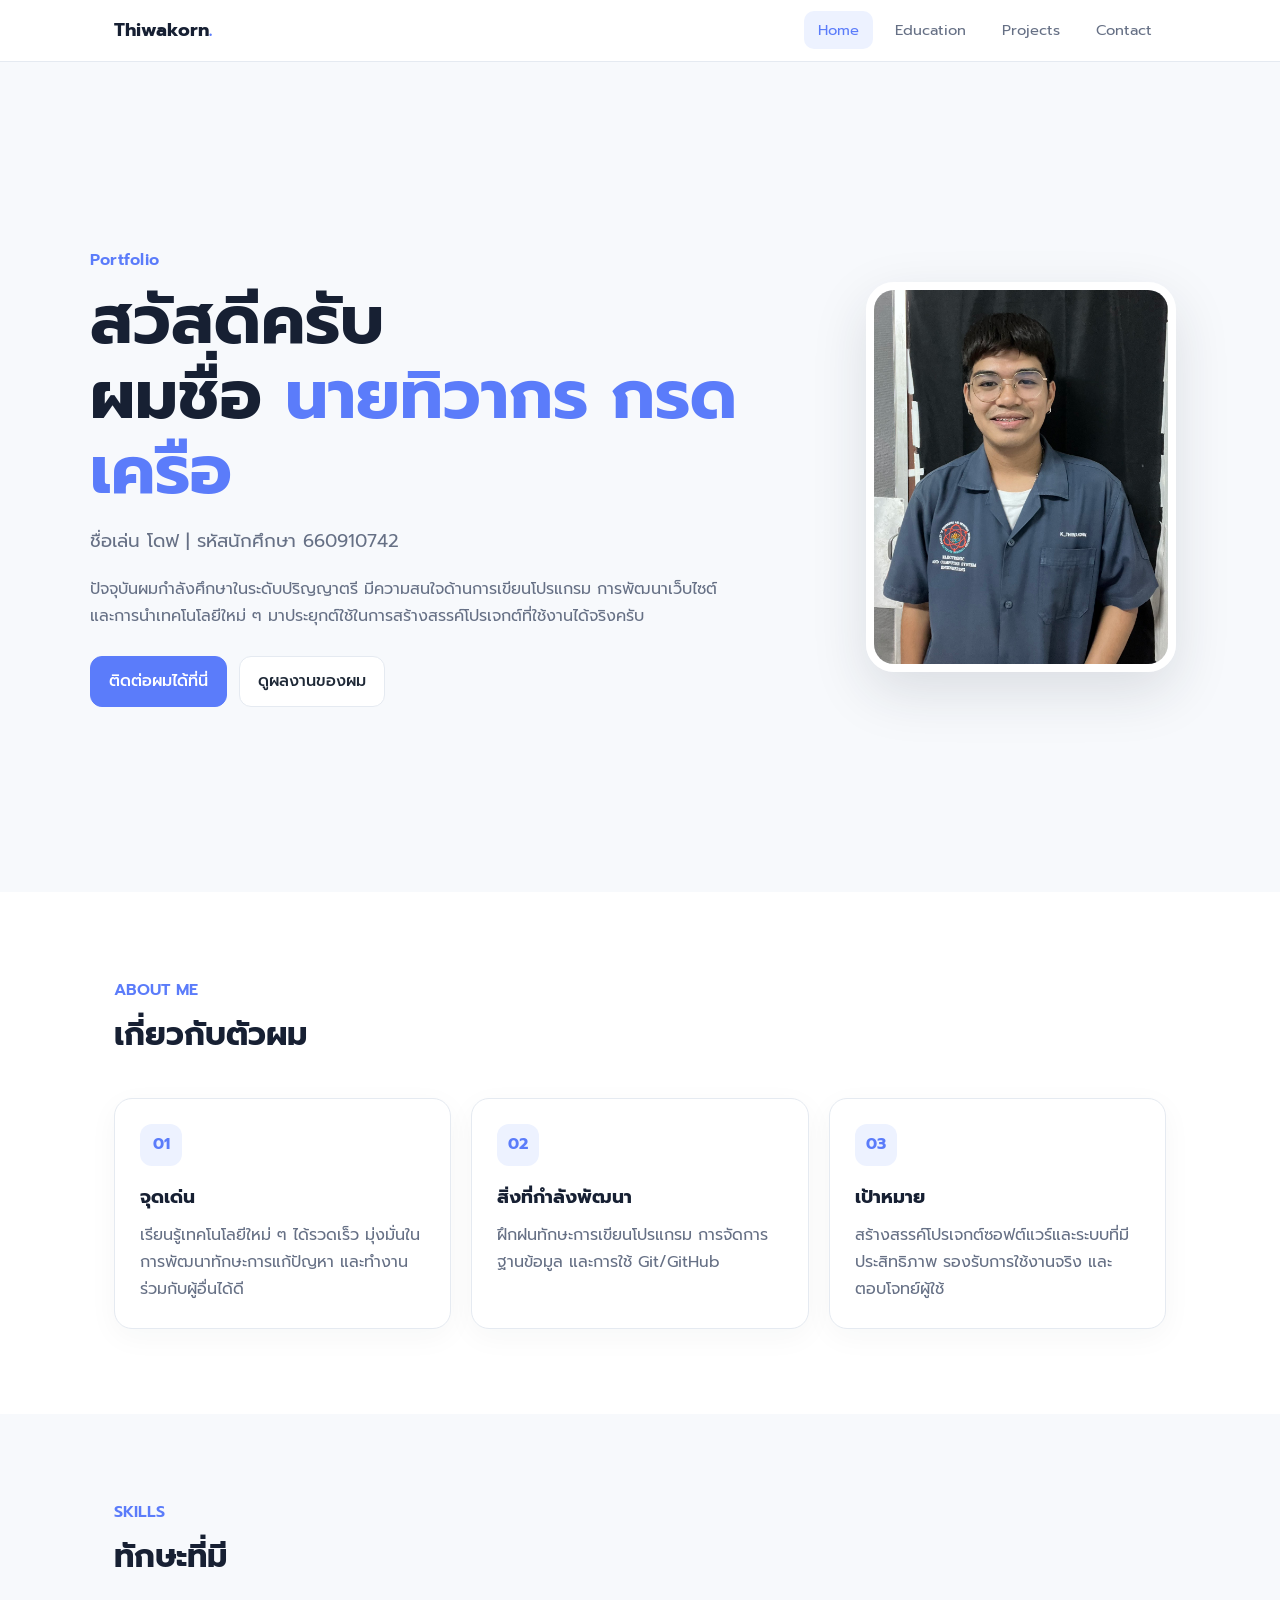
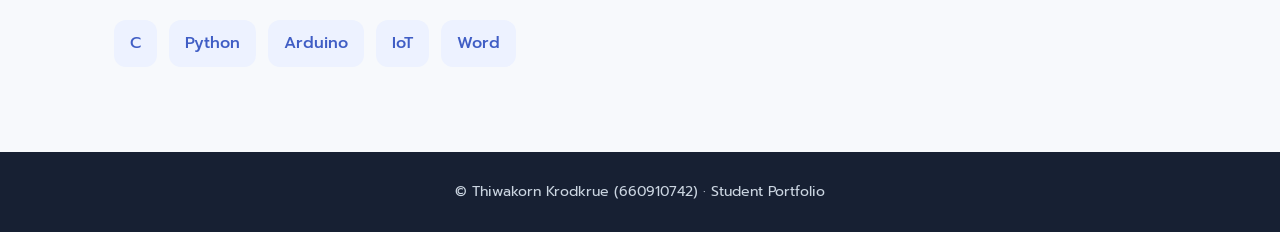
<file: index.html>
<!DOCTYPE html>
<html lang="th">
<head>
    <meta charset="UTF-8">
    <meta name="viewport" content="width=device-width, initial-scale=1.0">
    <title>Thiwakorn | Home</title>
    <link rel="stylesheet" href="style.css">
</head>
<body>
    <nav class="navbar">
        <div class="nav-inner">
            <a class="logo" href="index.html">Thiwakorn<span>.</span></a>
            <ul class="nav-links">
                <li><a class="active" href="index.html">Home</a></li>
                <li><a href="education.html">Education</a></li>
                <li><a href="projects.html">Projects</a></li>
                <li><a href="contact.html">Contact</a></li>
            </ul>
        </div>
    </nav>

    <main>
        <section class="hero container">
            <div>
                <div class="eyebrow">Portfolio</div>
                <h1>สวัสดีครับ<br>ผมชื่อ <span>นายทิวากร กรดเครือ</span></h1>
                <h2>ชื่อเล่น โดฟ | รหัสนักศึกษา 660910742</h2>
                <p>ปัจจุบันผมกำลังศึกษาในระดับปริญญาตรี มีความสนใจด้านการเขียนโปรแกรม การพัฒนาเว็บไซต์ และการนำเทคโนโลยีใหม่ ๆ มาประยุกต์ใช้ในการสร้างสรรค์โปรเจกต์ที่ใช้งานได้จริงครับ</p>
                <div class="buttons">
                    <a class="btn primary" href="contact.html">ติดต่อผมได้ที่นี่</a>
                    <a class="btn" href="projects.html">ดูผลงานของผม</a>
                </div>
            </div>
            <div class="profile-wrap">
                <img class="profile" src="S__27811843.jpg" alt="รูปโปรไฟล์ของทิวากร กรดเครือ">
            </div>
        </section>

        <section class="section alt">
            <div class="container">
                <div class="section-title">
                    <div class="small">ABOUT ME</div>
                    <h2>เกี่ยวกับตัวผม</h2>
                </div>
                <div class="grid-3">
                    <div class="card">
                        <div class="icon">01</div>
                        <h3>จุดเด่น</h3>
                        <p>เรียนรู้เทคโนโลยีใหม่ ๆ ได้รวดเร็ว มุ่งมั่นในการพัฒนาทักษะการแก้ปัญหา และทำงานร่วมกับผู้อื่นได้ดี</p>
                    </div>
                    <div class="card">
                        <div class="icon">02</div>
                        <h3>สิ่งที่กำลังพัฒนา</h3>
                        <p>ฝึกฝนทักษะการเขียนโปรแกรม การจัดการฐานข้อมูล และการใช้ Git/GitHub</p>
                    </div>
                    <div class="card">
                        <div class="icon">03</div>
                        <h3>เป้าหมาย</h3>
                        <p>สร้างสรรค์โปรเจกต์ซอฟต์แวร์และระบบที่มีประสิทธิภาพ รองรับการใช้งานจริง และตอบโจทย์ผู้ใช้</p>
                    </div>
                </div>
            </div>
        </section>

        <section class="section">
            <div class="container">
                <div class="section-title">
                    <div class="small">SKILLS</div>
                    <h2>ทักษะที่มี</h2>
                </div>
                <div class="skill-list">
                    <span class="skill">C</span>
                    <span class="skill">Python</span>
                    <span class="skill">Arduino</span>
                    <span class="skill">IoT</span>
                    <span class="skill">Word</span>
                </div>
            </div>
        </section>
    </main>

    <footer>© Thiwakorn Krodkrue (660910742) · Student Portfolio</footer>
</body>
</html>
</file>
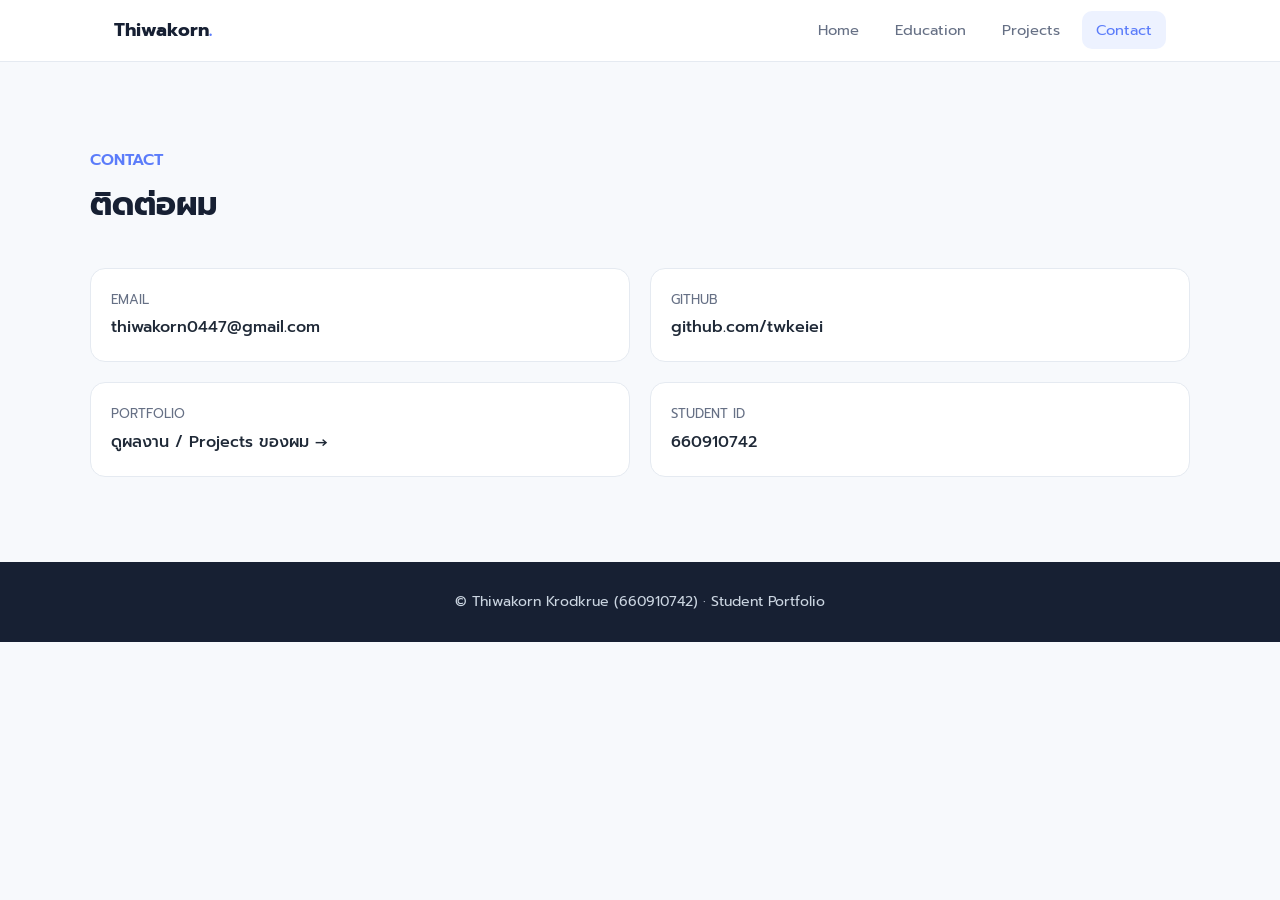
<file: contact.html>
<!DOCTYPE html>
<html lang="th">
<head>
    <meta charset="UTF-8">
    <meta name="viewport" content="width=device-width, initial-scale=1.0">
    <title>Thiwakorn | Contact</title>
    <link rel="stylesheet" href="style.css">
</head>
<body>
    <nav class="navbar">
        <div class="nav-inner">
            <a class="logo" href="index.html">Thiwakorn<span>.</span></a>
            <ul class="nav-links">
                <li><a href="index.html">Home</a></li>
                <li><a href="education.html">Education</a></li>
                <li><a href="projects.html">Projects</a></li>
                <li><a class="active" href="contact.html">Contact</a></li>
            </ul>
        </div>
    </nav>

    <main>
        <section class="section container">
            <div class="section-title">
                <div class="small">CONTACT</div>
                <h2>ติดต่อผม</h2>
            </div>

            <div class="contact-box">
                <a class="contact-item" href="mailto:thiwakorn0447@gmail.com">
                    <div class="label">EMAIL</div>
                    <div class="value">thiwakorn0447@gmail.com</div>
                </a>
                <a class="contact-item" href="https://github.com/twkeiei" target="_blank">
                    <div class="label">GITHUB</div>
                    <div class="value">github.com/twkeiei</div>
                </a>
                <a class="contact-item" href="projects.html">
                    <div class="label">PORTFOLIO</div>
                    <div class="value">ดูผลงาน / Projects ของผม →</div>
                </a>
                <div class="contact-item">
                    <div class="label">STUDENT ID</div>
                    <div class="value">660910742</div>
                </div>
            </div>
        </section>
    </main>

    <footer>© Thiwakorn Krodkrue (660910742) · Student Portfolio</footer>
</body>
</html>
</file>
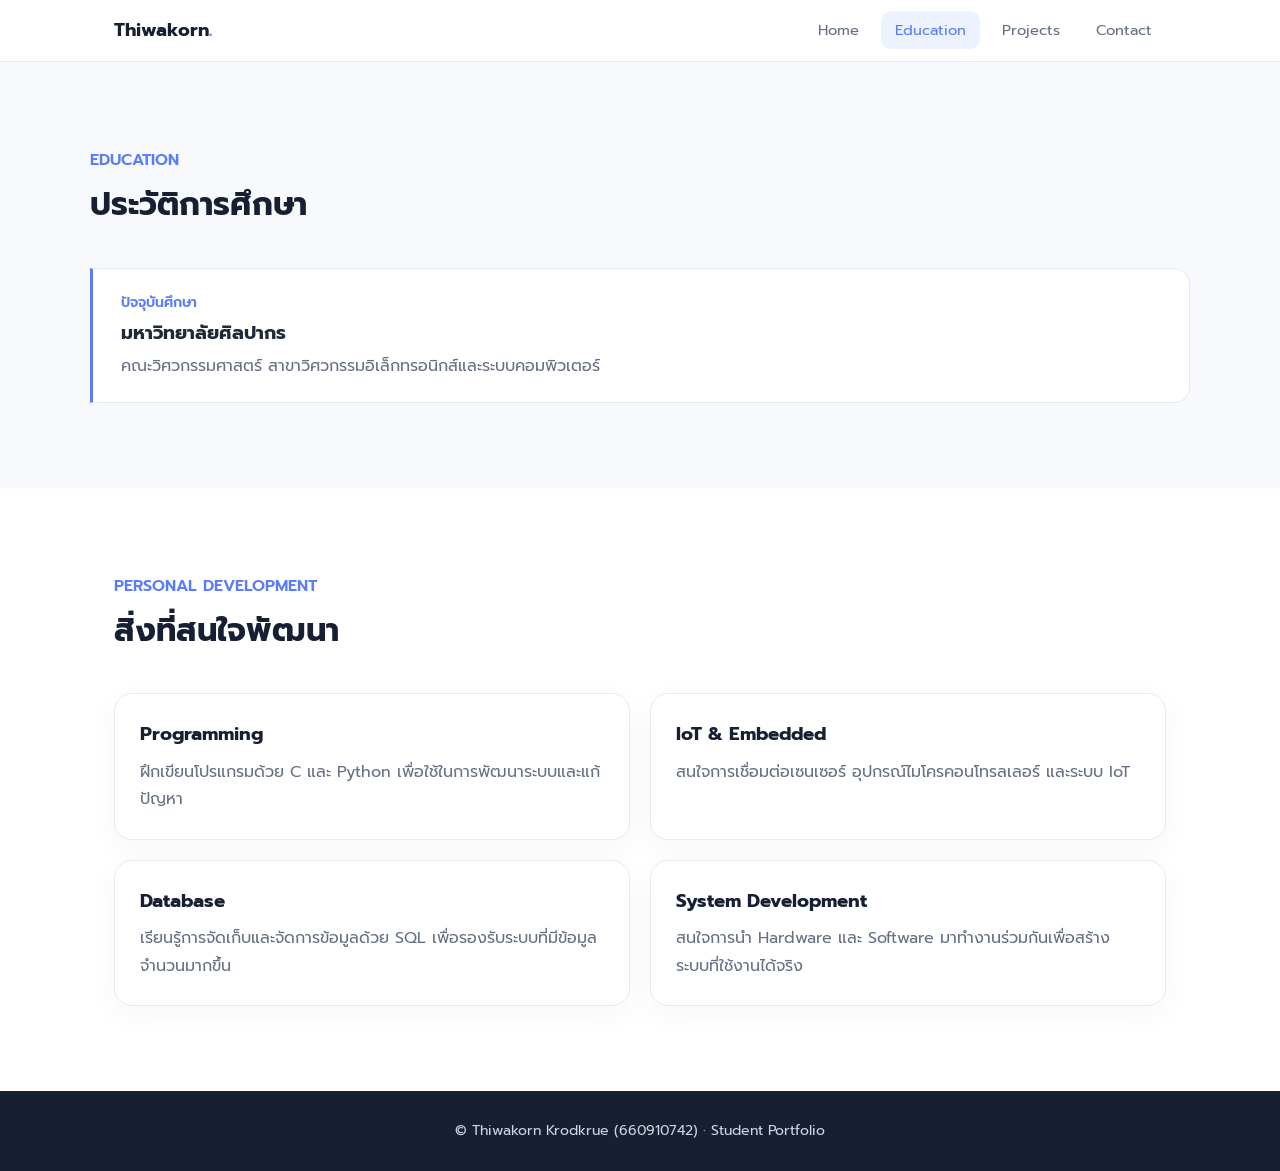
<file: education.html>
<!DOCTYPE html>
<html lang="th">
<head>
    <meta charset="UTF-8">
    <meta name="viewport" content="width=device-width, initial-scale=1.0">
    <title>Thiwakorn | Education</title>
    <link rel="stylesheet" href="style.css">
</head>
<body>
    <nav class="navbar">
        <div class="nav-inner">
            <a class="logo" href="index.html">Thiwakorn<span>.</span></a>
            <ul class="nav-links">
                <li><a href="index.html">Home</a></li>
                <li><a class="active" href="education.html">Education</a></li>
                <li><a href="projects.html">Projects</a></li>
                <li><a href="contact.html">Contact</a></li>
            </ul>
        </div>
    </nav>

    <main>
        <section class="section container">
            <div class="section-title">
                <div class="small">EDUCATION</div>
                <h2>ประวัติการศึกษา</h2>
            </div>
            
            <div class="timeline">
                <div class="timeline-item">
                    <div class="date">ปัจจุบันศึกษา</div>
                    <h3>มหาวิทยาลัยศิลปากร</h3>
                    <p>คณะวิศวกรรมศาสตร์ สาขาวิศวกรรมอิเล็กทรอนิกส์และระบบคอมพิวเตอร์</p>
                </div>
            </div>
        </section>

        <section class="section alt">
            <div class="container">
                <div class="section-title">
                    <div class="small">PERSONAL DEVELOPMENT</div>
                    <h2>สิ่งที่สนใจพัฒนา</h2>
                </div>
                <div class="grid-2">
                    <div class="card">
                        <h3>Programming</h3>
                        <p>ฝึกเขียนโปรแกรมด้วย C และ Python เพื่อใช้ในการพัฒนาระบบและแก้ปัญหา</p>
                    </div>
                    <div class="card">
                        <h3>IoT & Embedded</h3>
                        <p>สนใจการเชื่อมต่อเซนเซอร์ อุปกรณ์ไมโครคอนโทรลเลอร์ และระบบ IoT</p>
                    </div>
                    <div class="card">
                        <h3>Database</h3>
                        <p>เรียนรู้การจัดเก็บและจัดการข้อมูลด้วย SQL เพื่อรองรับระบบที่มีข้อมูลจำนวนมากขึ้น</p>
                    </div>
                    <div class="card">
                        <h3>System Development</h3>
                        <p>สนใจการนำ Hardware และ Software มาทำงานร่วมกันเพื่อสร้างระบบที่ใช้งานได้จริง</p>
                    </div>
                </div>
            </div>
        </section>
    </main>

    <footer>© Thiwakorn Krodkrue (660910742) · Student Portfolio</footer>
</body>
</html>
</file>
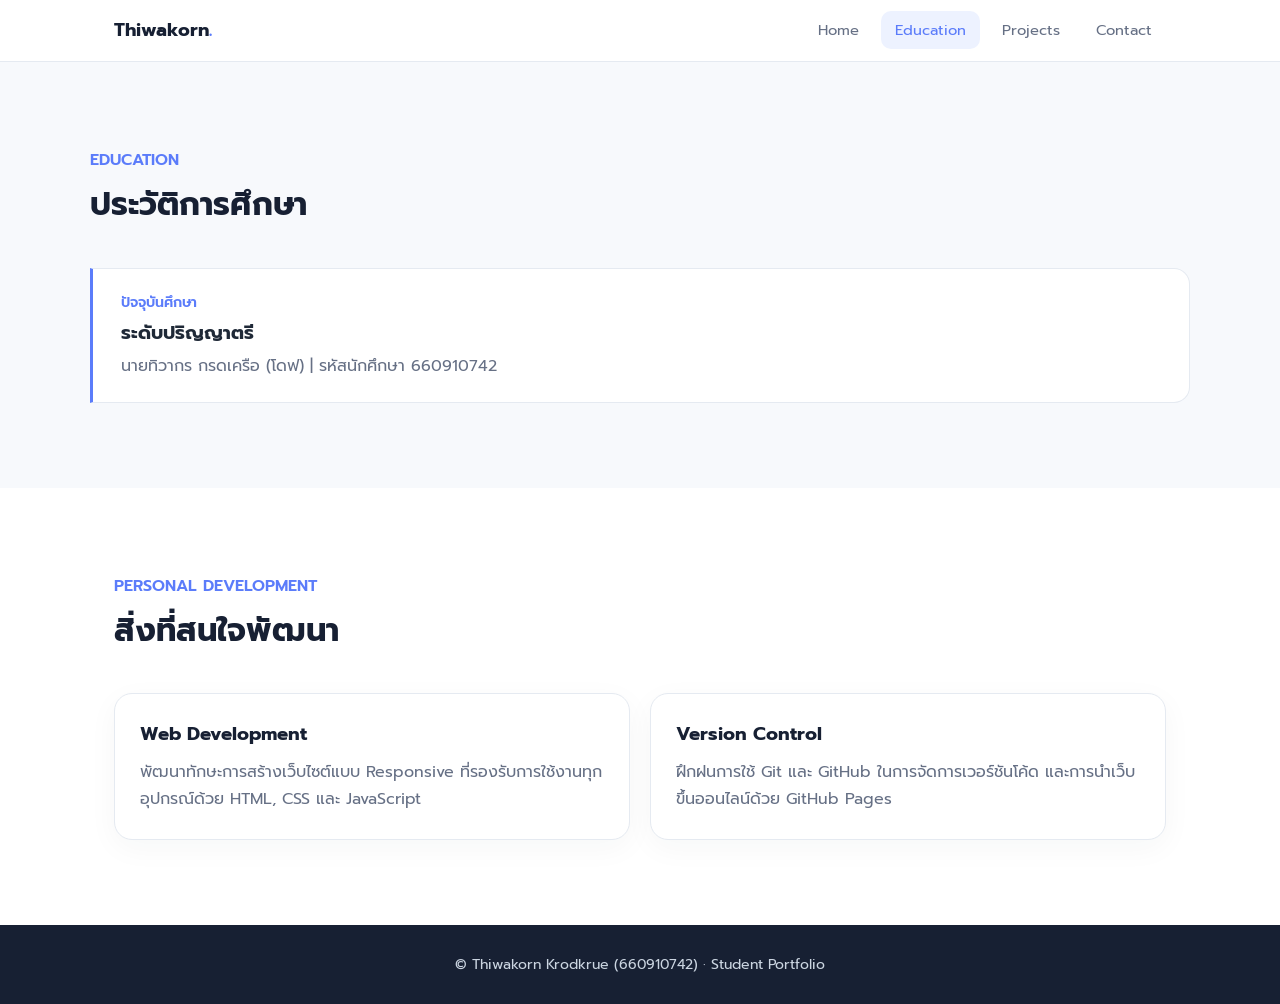
<file: experience.html>
<!DOCTYPE html>
<html lang="th">
<head>
    <meta charset="UTF-8">
    <meta name="viewport" content="width=device-width, initial-scale=1.0">
    <title>Thiwakorn | Education</title>
    <link rel="stylesheet" href="style.css">
</head>
<body>
    <nav class="navbar">
        <div class="nav-inner">
            <a class="logo" href="index.html">Thiwakorn<span>.</span></a>
            <ul class="nav-links">
                <li><a href="index.html">Home</a></li>
                <li><a class="active" href="education.html">Education</a></li>
                <li><a href="projects.html">Projects</a></li>
                <li><a href="contact.html">Contact</a></li>
            </ul>
        </div>
    </nav>

    <main>
        <section class="section container">
            <div class="section-title">
                <div class="small">EDUCATION</div>
                <h2>ประวัติการศึกษา</h2>
            </div>
            <div class="timeline">
                <div class="timeline-item">
                    <div class="date">ปัจจุบันศึกษา</div>
                    <h3>ระดับปริญญาตรี</h3>
                    <p>นายทิวากร กรดเครือ (โดฟ) | รหัสนักศึกษา 660910742</p>
                </div>
            </div>
        </section>

        <section class="section alt">
            <div class="container">
                <div class="section-title">
                    <div class="small">PERSONAL DEVELOPMENT</div>
                    <h2>สิ่งที่สนใจพัฒนา</h2>
                </div>
                <div class="grid-2">
                    <div class="card">
                        <h3>Web Development</h3>
                        <p>พัฒนาทักษะการสร้างเว็บไซต์แบบ Responsive ที่รองรับการใช้งานทุกอุปกรณ์ด้วย HTML, CSS และ JavaScript</p>
                    </div>
                    <div class="card">
                        <h3>Version Control</h3>
                        <p>ฝึกฝนการใช้ Git และ GitHub ในการจัดการเวอร์ชันโค้ด และการนำเว็บขึ้นออนไลน์ด้วย GitHub Pages</p>
                    </div>
                </div>
            </div>
        </section>
    </main>

    <footer>© Thiwakorn Krodkrue (660910742) · Student Portfolio</footer>
</body>
</html>
</file>
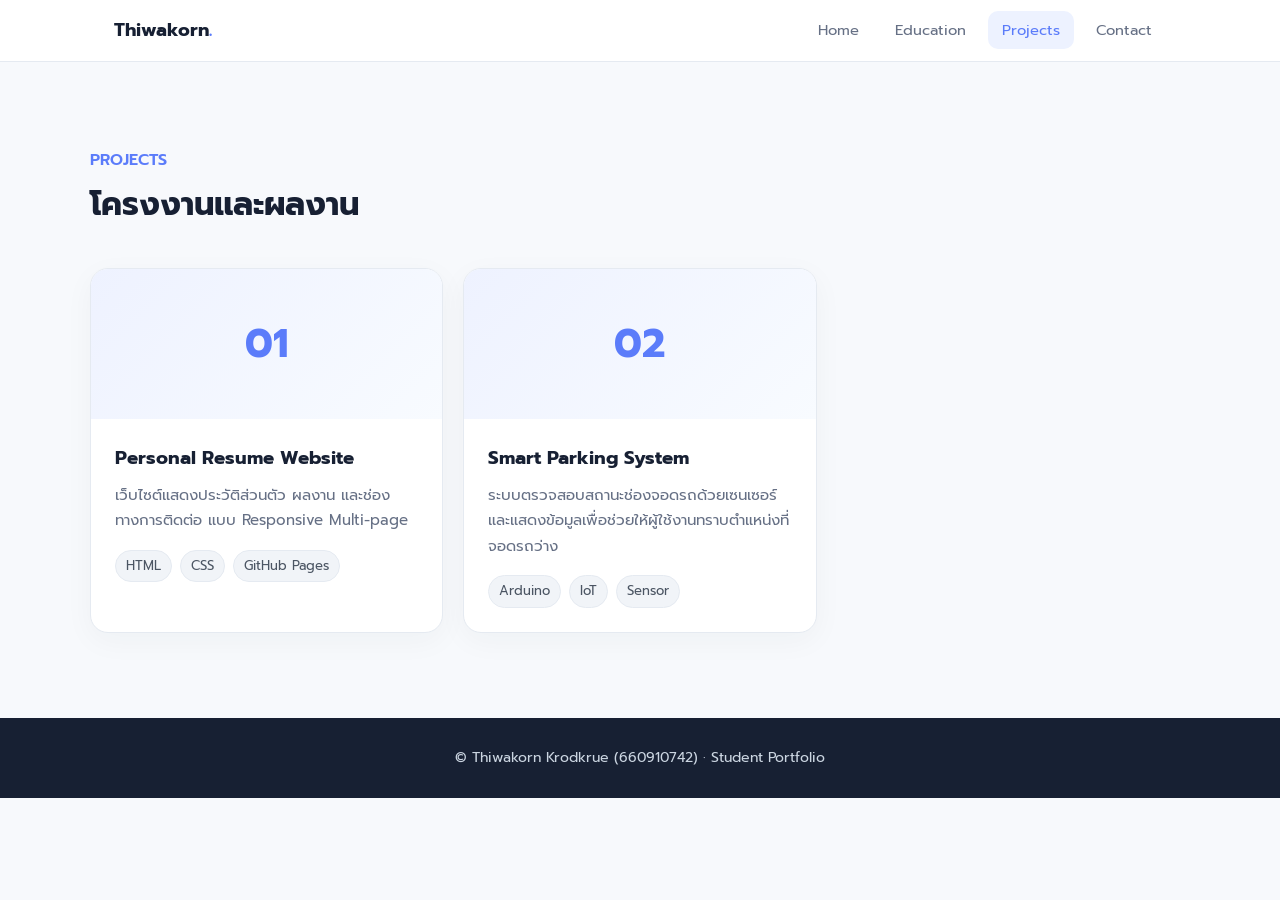
<file: projects.html>
<!DOCTYPE html>
<html lang="th">
<head>
    <meta charset="UTF-8">
    <meta name="viewport" content="width=device-width, initial-scale=1.0">
    <title>Thiwakorn | Projects</title>
    <link rel="stylesheet" href="style.css">
</head>
<body>
    <nav class="navbar">
        <div class="nav-inner">
            <a class="logo" href="index.html">Thiwakorn<span>.</span></a>
            <ul class="nav-links">
                <li><a href="index.html">Home</a></li>
                <li><a href="education.html">Education</a></li>
                <li><a class="active" href="projects.html">Projects</a></li>
                <li><a href="contact.html">Contact</a></li>
            </ul>
        </div>
    </nav>

    <main>
        <section class="section container">
            <div class="section-title">
                <div class="small">PROJECTS</div>
                <h2>โครงงานและผลงาน</h2>
            </div>
            <div class="grid-3">
                <div class="card project-card">
                    <div class="project-number">01</div>
                    <div class="project-content">
                        <h3>Personal Resume Website</h3>
                        <p>เว็บไซต์แสดงประวัติส่วนตัว ผลงาน และช่องทางการติดต่อ แบบ Responsive Multi-page</p>
                        <div class="tags">
                            <span class="tag">HTML</span>
                            <span class="tag">CSS</span>
                            <span class="tag">GitHub Pages</span>
                        </div>
                    </div>
                </div>

                <div class="card project-card">
                    <div class="project-number">02</div>
                    <div class="project-content">
                        <h3>Smart Parking System</h3>
                        <p>ระบบตรวจสอบสถานะช่องจอดรถด้วยเซนเซอร์และแสดงข้อมูลเพื่อช่วยให้ผู้ใช้งานทราบตำแหน่งที่จอดรถว่าง</p>
                        <div class="tags">
                            <span class="tag">Arduino</span>
                            <span class="tag">IoT</span>
                            <span class="tag">Sensor</span>
                        </div>
                    </div>
                </div>
            </div>
        </section>
    </main>

    <footer>© Thiwakorn Krodkrue (660910742) · Student Portfolio</footer>
</body>
</html>
</file>
<file: style.css>
@import url('https://fonts.googleapis.com/css2?family=Prompt:wght@300;400;500;600;700&display=swap');

:root{
  --bg:#f7f9fc;
  --card:#ffffff;
  --text:#1f2937;
  --muted:#667085;
  --line:#e5eaf1;
  --accent:#5b7cfa;
  --accent-soft:#edf2ff;
  --dark:#172033;
}

*{box-sizing:border-box;margin:0;padding:0}
html{scroll-behavior:smooth}
body{
  font-family:'Prompt',sans-serif;
  background:var(--bg);
  color:var(--text);
  line-height:1.7;
}
a{text-decoration:none;color:inherit}
img{max-width:100%;display:block}

.navbar{
  position:sticky;top:0;z-index:10;
  background:rgba(255,255,255,.92);
  backdrop-filter:blur(12px);
  border-bottom:1px solid var(--line);
}
.nav-inner{
  max-width:1100px;margin:auto;padding:15px 24px;
  display:flex;align-items:center;justify-content:space-between;
}
.logo{font-size:1.15rem;font-weight:700;color:var(--dark)}
.logo span{color:var(--accent)}
.nav-links{display:flex;gap:8px;list-style:none;flex-wrap:wrap}
.nav-links a{
  padding:8px 14px;border-radius:10px;color:var(--muted);
  font-size:.92rem;transition:.2s;
}
.nav-links a:hover,.nav-links a.active{background:var(--accent-soft);color:var(--accent)}

.container{max-width:1100px;margin:auto;padding:0 24px}
.hero{
  min-height:calc(100vh - 70px);
  display:grid;grid-template-columns:1.35fr .65fr;
  gap:60px;align-items:center;padding:70px 0;
}
.eyebrow{
  color:var(--accent);font-weight:600;letter-spacing:.5px;margin-bottom:8px;
}
.hero h1{font-size:clamp(2.2rem,6vw,4.2rem);line-height:1.12;color:var(--dark)}
.hero h1 span{color:var(--accent)}
.hero h2{font-size:1.15rem;font-weight:400;color:var(--muted);margin:18px 0}
.hero p{color:var(--muted);max-width:650px}
.buttons{display:flex;gap:12px;margin-top:26px;flex-wrap:wrap}
.btn{
  display:inline-flex;align-items:center;justify-content:center;
  padding:11px 18px;border-radius:12px;font-weight:500;
  border:1px solid var(--line);background:#fff;
}
.btn.primary{background:var(--accent);color:#fff;border-color:var(--accent)}
.btn:hover{transform:translateY(-1px)}

.profile-wrap{display:flex;justify-content:center}
.profile{
  width:310px;height:390px;object-fit:cover;
  border-radius:28px;
  border:8px solid #fff;
  box-shadow:0 20px 55px rgba(31,41,55,.13);
}

.section{padding:85px 0}
.section.alt{background:#fff}
.section-title{margin-bottom:35px}
.section-title .small{color:var(--accent);font-weight:600}
.section-title h2{font-size:2rem;color:var(--dark);margin-top:4px}

.grid-3{display:grid;grid-template-columns:repeat(3,1fr);gap:20px}
.grid-2{display:grid;grid-template-columns:repeat(2,1fr);gap:20px}
.card{
  background:var(--card);border:1px solid var(--line);border-radius:18px;
  padding:25px;box-shadow:0 8px 30px rgba(31,41,55,.04);
}
.card h3{margin-bottom:8px;color:var(--dark)}
.card p{color:var(--muted)}
.icon{
  width:42px;height:42px;border-radius:12px;background:var(--accent-soft);
  color:var(--accent);display:grid;place-items:center;margin-bottom:16px;font-weight:700;
}
.tags{display:flex;gap:8px;flex-wrap:wrap;margin-top:16px}
.tag{
  background:#f1f4f8;border:1px solid var(--line);padding:4px 10px;
  border-radius:999px;font-size:.82rem;color:#4b5563;
}

.skill-list{display:flex;gap:12px;flex-wrap:wrap}
.skill{
  padding:10px 16px;border-radius:12px;background:var(--accent-soft);
  color:#405ec5;font-weight:500;
}
.timeline{display:grid;gap:18px}
.timeline-item{
  position:relative;padding:22px 24px 22px 28px;
  border-left:3px solid var(--accent);background:#fff;
  border-radius:0 16px 16px 0;border-top:1px solid var(--line);
  border-right:1px solid var(--line);border-bottom:1px solid var(--line);
}
.timeline-item .date{color:var(--accent);font-size:.88rem;font-weight:600}
.timeline-item h3{margin:3px 0}
.timeline-item p{color:var(--muted)}

.project-card{overflow:hidden;padding:0}
.project-content{padding:24px}
.project-number{
  height:150px;background:linear-gradient(135deg,#eef2ff,#f8fbff);
  display:grid;place-items:center;color:var(--accent);font-size:2.5rem;font-weight:700;
}
.project-content h3{margin-bottom:8px}
.project-content p{font-size:.94rem}

.contact-box{
  display:grid;grid-template-columns:1fr 1fr;gap:20px;
}
.contact-item{
  padding:20px;border:1px solid var(--line);border-radius:15px;background:#fff;
}
.contact-item .label{font-size:.82rem;color:var(--muted)}
.contact-item .value{font-weight:500;margin-top:3px;word-break:break-word}

footer{
  text-align:center;padding:28px 24px;background:var(--dark);color:#cbd5e1;
  font-size:.88rem;
}

@media(max-width:800px){
  .hero{grid-template-columns:1fr;text-align:center;gap:35px;padding:55px 0}
  .hero p{margin:auto}
  .buttons{justify-content:center}
  .profile-wrap{order:-1}
  .profile{width:230px;height:290px}
  .grid-3,.grid-2,.contact-box{grid-template-columns:1fr}
  .nav-inner{align-items:flex-start;gap:10px;flex-direction:column}
  .nav-links{width:100%;justify-content:center}
  .section{padding:65px 0}
}
</file>
